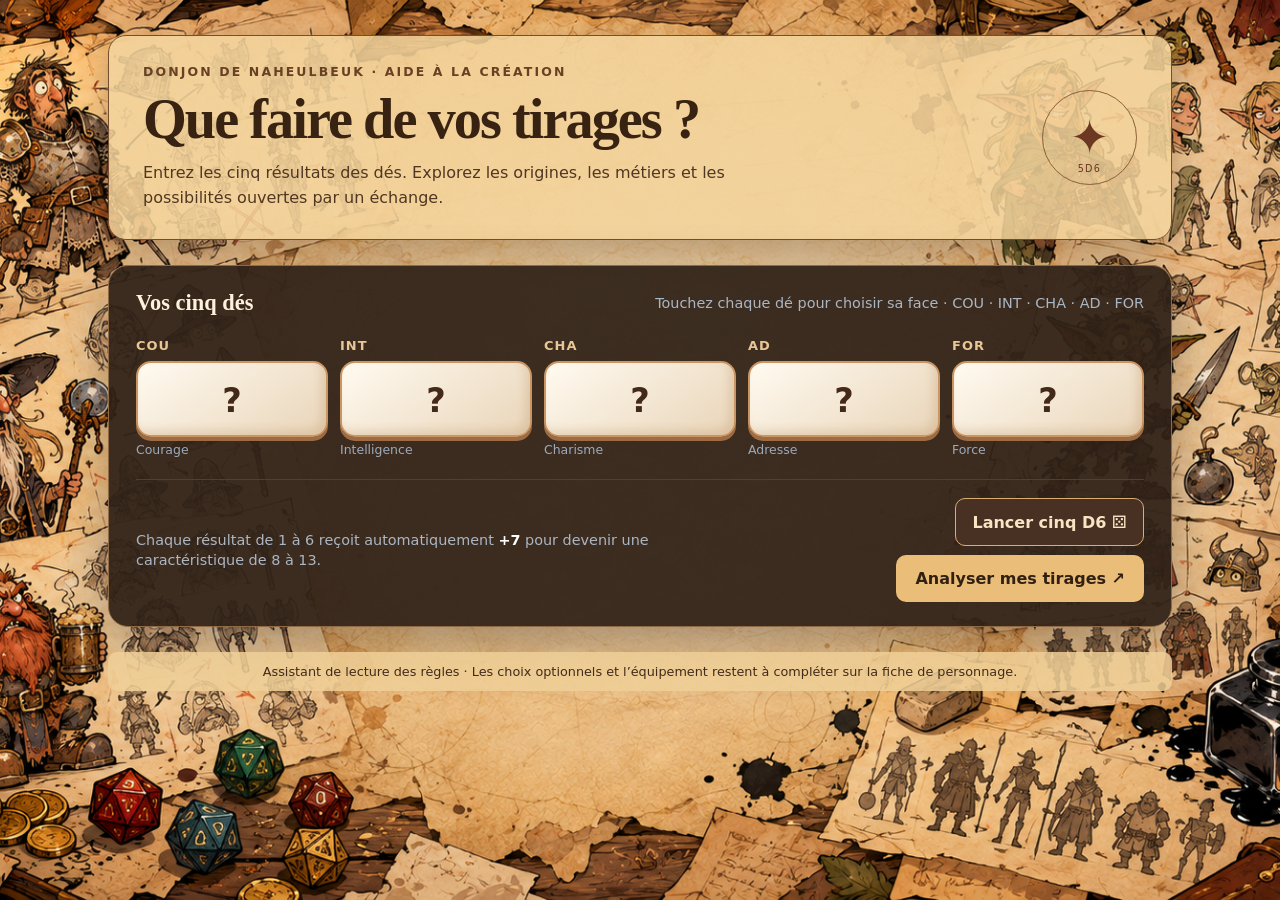
<file: index.html>
<!doctype html>
<html lang="fr"><head><meta charset="utf-8"><meta name="viewport" content="width=device-width,initial-scale=1"><meta name="theme-color" content="#18202d"><meta name="description" content="Analysez vos cinq jets pour découvrir les origines et métiers accessibles dans le JDR Naheulbeuk."><title>Création de personnage · Naheulbeuk</title><link rel="stylesheet" href="styles.css"></head>
<body><main class="shell"><header class="top"><div><p class="eyebrow">DONJON DE NAHEULBEUK · AIDE À LA CRÉATION</p><h1>Que faire de vos tirages&nbsp;?</h1><p class="intro">Entrez les cinq résultats des dés. Explorez les origines, les métiers et les possibilités ouvertes par un échange.</p></div><div class="sigil" aria-hidden="true">✦<small>5D6</small></div></header>
<section class="input-panel" aria-labelledby="input-title"><div class="section-top"><h2 id="input-title">Vos cinq dés</h2><span>Touchez chaque dé pour choisir sa face · COU · INT · CHA · AD · FOR</span></div><form id="dice-form" novalidate><div class="dice-grid" id="dice-grid"></div><div class="form-foot"><p>Chaque résultat de 1 à 6 reçoit automatiquement <strong>+7</strong> pour devenir une caractéristique de 8 à 13.</p><div class="form-actions"><button type="button" class="random-roll" id="roll-random">Lancer cinq D6 <span aria-hidden="true">⚄</span></button><button type="submit" class="primary">Analyser mes tirages <span aria-hidden="true">↗</span></button></div></div></form><p id="form-error" class="error" role="alert" hidden></p></section>
<section id="results" class="results" hidden aria-live="polite"><div class="results-head"><div><p class="eyebrow">RÉSULTATS</p><h2>Vos possibilités</h2><p id="roll-summary"></p></div><div class="summary-badges" id="summary-badges"></div></div><div class="browser-layout"><div class="possibilities" id="possibilities" aria-label="Origines et métiers possibles"></div><aside class="selection-panel" id="selection-panel" aria-live="polite"><div class="empty-selection"><span aria-hidden="true">✧</span><h3>Votre personnage prend forme ici</h3><p>Choisissez une origine et un métier dans la liste. Leurs caractéristiques et compétences apparaîtront à cet endroit.</p></div></aside></div><div class="legacy-detail" hidden><div class="mode-row" role="group" aria-label="Afficher les possibilités"><button class="mode active" data-mode="all" type="button">Toutes</button><button class="mode" data-mode="direct" type="button">Sans échange</button><button class="mode" data-mode="swap" type="button">Avec échange</button></div><p class="hint">Un échange permute deux caractéristiques une seule fois. Les profils combinés possèdent déjà leur origine et leur métier.</p><div id="origin-list" class="origin-list"></div></div><details class="method"><summary>Comment sont calculées les valeurs&nbsp;?</summary><p>Les seuils portent sur les caractéristiques affichées. La Force au-dessus de 12 augmente les dégâts de contact et à distance de 1 par point ; à 8 ou moins, elle réduit l’impact de 1. L’Adresse au-dessus de 12 accorde +1 en Attaque ou Parade, au choix ; à 8 ou moins, elle impose −1 dans l’une des deux. L’Intelligence au-dessus de 12 ajoute 1 dégât de sort par point lorsque le sort est concerné.</p><p>Les moyennes sont arrondies au supérieur, à l’avantage du joueur : MAGPHYS = (INT + AD) / 2 ; MAGPSY = (INT + CHA) / 2 ; RESMAG = (COU + INT + FOR) / 3. Par exemple, INT 11 et CHA 12 donnent MAGPSY 12. Les EV du mage obtenues par division suivent le même arrondi.</p><p>Les valeurs d’AT/PRD propres à une origine ou un métier sont appliquées avant les choix indiqués. L’Assassin a déjà son bonus d’Adresse inclus dans AT 11. Les possibilités Homme-bête sont signalées comme soumises au tirage de version et aux choix du MJ. Les spécialités de Mage et les divinités restent hors du périmètre.</p><p>Sources : Règles de base v4 ; Livret des origines et métiers V3.2 ; Livret des compétences V3 ; suppléments fournis. Les profils issus de suppléments non officiels sont signalés.</p></details></section>
<footer>Assistant de lecture des règles · Les choix optionnels et l’équipement restent à compléter sur la fiche de personnage.</footer></main><script type="module" src="app.js"></script></body></html>
</file>
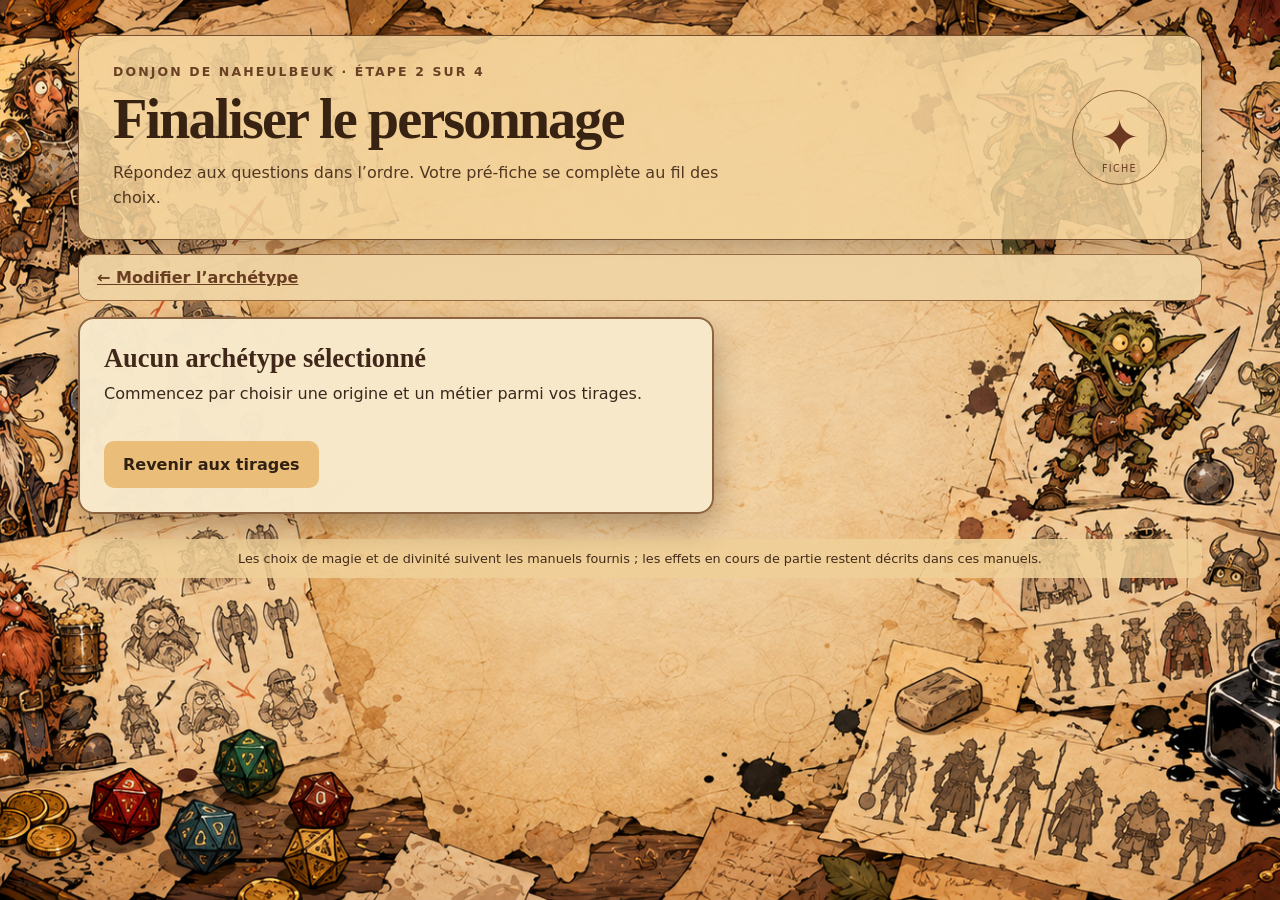
<file: creation.html>
<!doctype html>
<html lang="fr"><head><meta charset="utf-8"><meta name="viewport" content="width=device-width,initial-scale=1"><meta name="theme-color" content="#3b271b"><title>Finaliser le personnage · Naheulbeuk</title><link rel="stylesheet" href="styles.css"><link rel="stylesheet" href="creation.css"></head>
<body><main class="shell wizard-shell"><header class="top wizard-top"><div><p class="eyebrow">DONJON DE NAHEULBEUK · ÉTAPE 2 SUR 4</p><h1>Finaliser le personnage</h1><p class="intro">Répondez aux questions dans l’ordre. Votre pré-fiche se complète au fil des choix.</p></div><div class="sigil" aria-hidden="true">✦<small>FICHE</small></div></header>
<nav class="wizard-nav"><a href="index.html">← Modifier l’archétype</a><span id="wizard-progress"></span></nav>
<div id="wizard-error" class="wizard-error" role="alert" hidden></div>
<div class="wizard-layout"><section class="wizard-card" id="wizard-question" aria-live="polite"></section><button type="button" id="preview-toggle" class="preview-toggle" aria-controls="wizard-preview" aria-expanded="false">Afficher la pré-fiche du personnage ↓</button><aside class="wizard-preview" id="wizard-preview" aria-label="Aperçu du personnage"></aside></div>
<footer>Les choix de magie et de divinité suivent les manuels fournis ; les effets en cours de partie restent décrits dans ces manuels.</footer></main><script type="module" src="creation.js"></script></body></html>
</file>
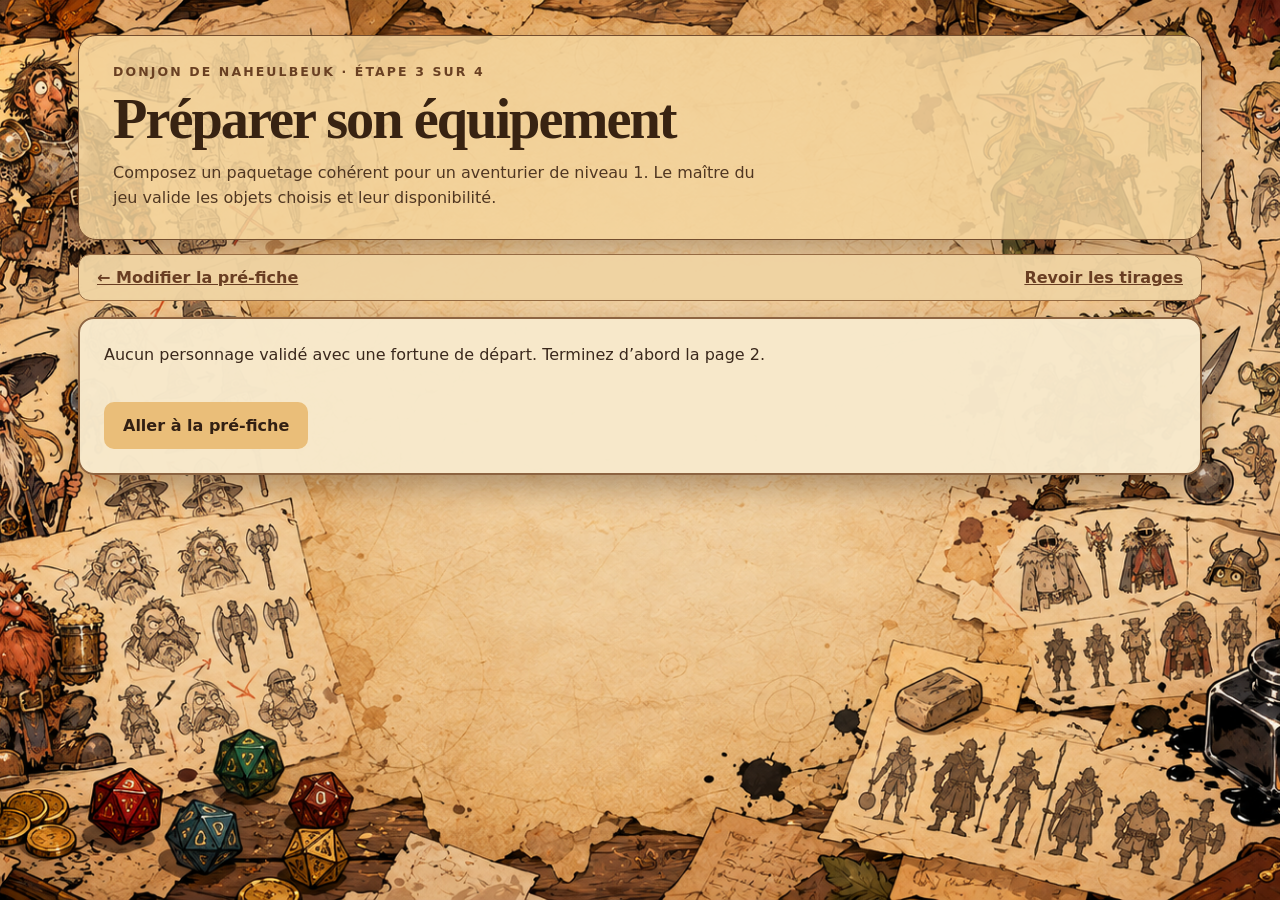
<file: equipement.html>
<!doctype html>
<html lang="fr"><head><meta charset="utf-8"><meta name="viewport" content="width=device-width,initial-scale=1"><title>Équipement de départ · Naheulbeuk</title><link rel="stylesheet" href="styles.css"><link rel="stylesheet" href="creation.css"><link rel="stylesheet" href="equipement.css"></head>
<body><main class="shell wizard-shell"><header class="top wizard-top"><div><p class="eyebrow">DONJON DE NAHEULBEUK · ÉTAPE 3 SUR 4</p><h1>Préparer son équipement</h1><p class="intro">Composez un paquetage cohérent pour un aventurier de niveau 1. Le maître du jeu valide les objets choisis et leur disponibilité.</p></div></header>
<nav class="wizard-nav"><a href="creation.html">← Modifier la pré-fiche</a><a href="index.html">Revoir les tirages</a></nav>
<div id="equipment-root"><div class="wizard-card">Chargement du catalogue…</div></div>
</main><script type="module" src="equipment.js"></script></body></html>
</file>
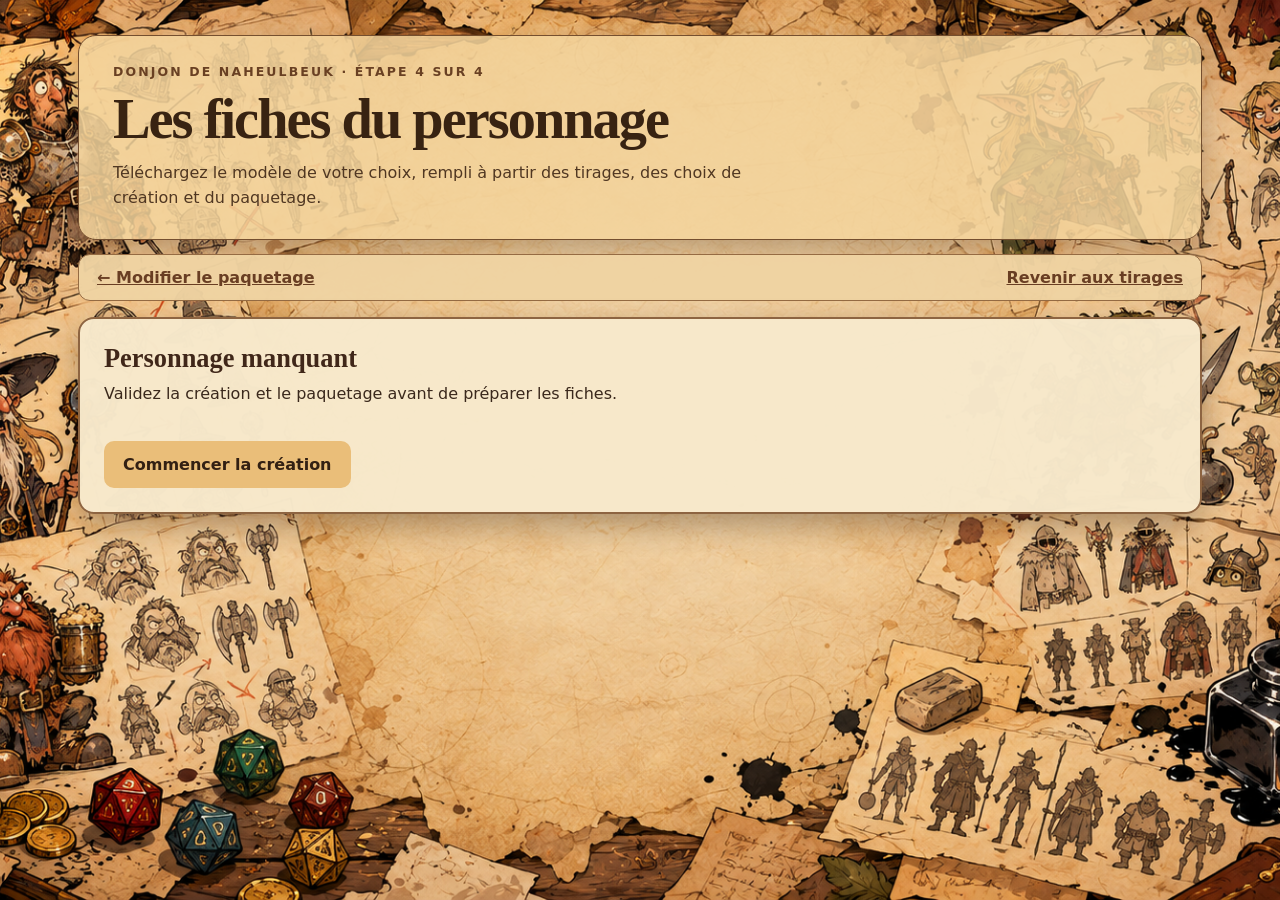
<file: fiche.html>
<!doctype html>
<html lang="fr"><head><meta charset="utf-8"><meta name="viewport" content="width=device-width,initial-scale=1"><title>Télécharger les fiches · Naheulbeuk</title><link rel="stylesheet" href="styles.css"><link rel="stylesheet" href="creation.css"><link rel="stylesheet" href="equipement.css"></head><body>
<main class="shell wizard-shell"><header class="top wizard-top"><div><p class="eyebrow">DONJON DE NAHEULBEUK · ÉTAPE 4 SUR 4</p><h1>Les fiches du personnage</h1><p class="intro">Téléchargez le modèle de votre choix, rempli à partir des tirages, des choix de création et du paquetage.</p></div></header><nav class="wizard-nav"><a href="equipement.html">← Modifier le paquetage</a><a href="index.html">Revenir aux tirages</a></nav><div id="sheet-root" class="wizard-card"><p>Préparation des données…</p></div></main>
<script src="pdf-lib.min.js"></script><script type="module" src="fiche.js"></script></body></html>
</file>
<file: styles.css>
:root{font-family:Inter,ui-sans-serif,system-ui,-apple-system,Segoe UI,Arial,sans-serif;color:#e9e8e2;background:#111722;font-size:16px}*{box-sizing:border-box}body{margin:0;background:radial-gradient(circle at 82% 0%,#293343 0%,transparent 36%),#111722;min-height:100vh}button,input,select{font:inherit}button{cursor:pointer}button:focus-visible,input:focus-visible,select:focus-visible,summary:focus-visible{outline:3px solid #f6bd69;outline-offset:3px}.shell{max-width:1210px;margin:auto;padding:35px 28px 55px}.top{display:flex;align-items:center;justify-content:space-between;gap:20px;margin-bottom:25px}.eyebrow{color:#e9ae68;font-size:.78rem;font-weight:800;letter-spacing:.17em;margin:0 0 10px}h1,h2,h3,p{margin-top:0}h1{font-family:Georgia,serif;font-size:clamp(2.25rem,4.4vw,4.3rem);line-height:1.07;letter-spacing:-.035em;margin-bottom:12px;color:#fff7e7}.intro{color:#bfc6cf;max-width:650px;line-height:1.55;margin:0}.sigil{width:95px;height:95px;flex:none;border:1px solid #9f7956;border-radius:50%;display:flex;align-items:center;justify-content:center;color:#eab575;font-size:3rem;position:relative;box-shadow:0 0 0 8px #eab5750a}.sigil small{position:absolute;bottom:10px;font-size:.6rem;letter-spacing:.14em}.input-panel{background:#1d2634;border:1px solid #4a4b49;border-radius:20px;padding:24px 27px;box-shadow:0 18px 55px #080e1d55}.section-top,.form-foot,.results-head{display:flex;align-items:center;justify-content:space-between;gap:20px}.section-top h2{font-family:Georgia,serif;color:#fff2dc;margin:0;font-size:1.4rem}.section-top span{font-size:.9rem;color:#abb6c3}.dice-grid{display:grid;grid-template-columns:repeat(5,minmax(0,1fr));gap:12px;margin:22px 0}.die label{display:block;color:#e8c695;letter-spacing:.08em;font-size:.81rem;font-weight:800;margin-bottom:8px}.die input{width:100%;height:65px;border:1px solid #5a6372;border-radius:11px;background:#121a26;color:white;font-size:1.65rem;font-weight:700;text-align:center}.die input:focus{border-color:#f6bd69}.die small{display:block;color:#9daabb;margin-top:5px;font-size:.78rem}.form-foot{border-top:1px solid #394454;padding-top:18px}.form-foot p{color:#abb6c3;margin:0;line-height:1.4;font-size:.9rem;max-width:610px}.form-foot strong{color:#fff}.primary{background:#e7aa63;color:#19212d;border:0;padding:14px 19px;border-radius:10px;font-weight:800;white-space:nowrap}.primary:hover{background:#ffc27b}.error{color:#ffbcac;background:#502d2b;padding:10px;border-radius:8px;margin:15px 0 0}.results{margin-top:32px}.results-head h2{font-family:Georgia,serif;font-size:2rem;color:#fff4df;margin:0 0 6px}.results-head p:last-child{color:#b9c3cf;margin:0}.summary-badges{display:flex;gap:8px;flex-wrap:wrap}.summary-badges span{border:1px solid #636a74;border-radius:30px;padding:8px 12px;font-size:.88rem;color:#e4e9ed}.mode-row{display:flex;gap:6px;background:#222c3a;padding:5px;width:max-content;border-radius:11px;margin:24px 0 10px}.mode{border:0;background:transparent;color:#b9c4d0;border-radius:8px;padding:10px 15px;font-weight:650}.mode.active{color:#211b12;background:#ebba7d}.hint{font-size:.88rem;color:#9cabb9;margin-bottom:16px}.origin-list{display:grid;gap:12px}.origin{background:#1b2532;border:1px solid #394453;border-radius:14px;overflow:hidden}.origin.direct{border-left:4px solid #edb979}.origin.swap-only{border-left:4px solid #637f9b}.origin summary{cursor:pointer;padding:17px 19px;list-style:none;display:flex;align-items:center;justify-content:space-between;gap:12px}.origin summary::-webkit-details-marker{display:none}.origin summary:after{content:'⌄';font-size:1.5rem;color:#bc9b76}.origin[open] summary:after{transform:rotate(180deg)}.origin-title{font-size:1.14rem;font-weight:750;color:#f9f2e8}.origin-sub{font-size:.82rem;color:#b5bfca;margin-top:3px}.pill{display:inline-block;font-size:.72rem;font-weight:750;border-radius:20px;padding:5px 9px;color:#f3d5ae;background:#6b452c;vertical-align:middle;margin-left:8px}.pill.swap{background:#34475a;color:#c7d8e9}.pill.fan{background:#3c3550;color:#e2d6f2}.origin-body{padding:0 19px 19px;border-top:1px solid #334152}.origin-body>p{color:#bac4d0;line-height:1.5;margin:15px 0}.scenario-label{display:block;color:#e4c098;font-size:.85rem;margin:15px 0 7px;font-weight:700}.scenario-select{width:100%;max-width:540px;border:1px solid #566170;background:#101824;color:#f2eee6;padding:10px;border-radius:8px}.stat-strip{display:flex;gap:6px;flex-wrap:wrap;margin:14px 0}.stat-strip span{padding:7px 9px;border:1px solid #4b5663;border-radius:7px;font-size:.86rem}.stat-strip strong{color:#ffcf95}.job-heading{font-size:.88rem;color:#ddc6a3;letter-spacing:.08em;text-transform:uppercase;margin:20px 0 9px}.job-list{display:grid;grid-template-columns:repeat(2,minmax(0,1fr));gap:8px}.job{background:#141d29;border:1px solid #344253;border-radius:9px;padding:11px 13px}.job h4{color:#f6eee0;margin:0 0 6px;font-size:.98rem}.job .numbers{color:#e7b579;font-weight:700;font-size:.88rem}.job p{color:#adbdca;font-size:.86rem;line-height:1.45;margin:6px 0 0}.job.nocareer{grid-column:1/-1}.method{margin:24px 0;background:#192331;border:1px solid #394757;border-radius:11px;padding:15px 19px;color:#bec8d2;line-height:1.55}.method summary{cursor:pointer;color:#f0d4b1;font-weight:700}.method p{margin:12px 0 0}footer{padding-top:26px;color:#8795a6;font-size:.8rem;text-align:center}@media(max-width:700px){.shell{padding:24px 15px 40px}.sigil{display:none}.top{margin-bottom:20px}.input-panel{padding:18px}.section-top,.form-foot,.results-head{align-items:flex-start;flex-direction:column}.form-foot{gap:16px}.primary{width:100%}.dice-grid{gap:7px}.die input{height:53px;font-size:1.35rem}.die label{font-size:.72rem}.die small{font-size:.7rem}.job-list{grid-template-columns:1fr}.mode-row{width:100%;justify-content:space-between}.mode{padding:9px;font-size:.84rem}.origin summary{padding:15px 13px}.origin-body{padding:0 13px 13px}}
.skill-details{margin:11px 0;border-top:1px solid #3a4755;padding-top:9px;color:#bdc8d3}.skill-details summary{cursor:pointer;font-size:.85rem;font-weight:750;color:#f2c794}.skill-details p{font-size:.83rem;margin:7px 0;line-height:1.5}.skill-details strong{color:#e4e2db}
.possibilities{display:grid;grid-template-columns:repeat(2,minmax(0,1fr));gap:16px;margin:24px 0 38px;align-items:start}.possibility-group{background:#1c2532;border:1px solid #4c5054;border-radius:16px;overflow:hidden;box-shadow:0 12px 30px #080e1d36}.possibility-group.direct-group{border-top:4px solid #e9b77a}.possibility-group.swap-group{border-top:4px solid #89a3ba}.possibility-heading{display:flex;align-items:center;gap:14px;padding:19px 20px 15px;border-bottom:1px solid #374251}.possibility-heading h3{font-family:Georgia,serif;font-size:1.43rem;color:#fff4df;margin:0 0 3px}.possibility-heading p{margin:0;color:#b7c2cb;font-size:.86rem}.possibility-icon{display:grid;place-items:center;flex:none;width:42px;height:42px;border:1px solid #87745e;border-radius:50%;color:#f3c98f;font-size:1.3rem}.swap-group .possibility-icon{color:#b8d6e9;border-color:#617c96}.possibility-entries{padding:5px 20px 11px;max-height:570px;overflow:auto;scrollbar-color:#697a88 transparent}.possibility-entry{padding:12px 0;border-bottom:1px solid #344150}.possibility-entry:last-child{border-bottom:0}.origin-link{background:none;border:0;color:#fff3df;font-weight:750;font-size:1rem;padding:1px 0;text-align:left}.origin-link:hover{text-decoration:underline;text-underline-offset:3px}.origin-link span{color:#e4b981;font-size:.8rem}.job-tags{display:flex;gap:5px;flex-wrap:wrap;margin-top:7px}.job-tags span{font-size:.77rem;color:#d1dce5;background:#2b3949;border:1px solid #46566a;border-radius:6px;padding:4px 7px}.job-tags .no-job{color:#adbac8;background:none;border:0;padding-left:0}.detail-title{font-family:Georgia,serif;color:#fff4df;font-size:1.7rem;margin:0 0 12px}.detail-title+.mode-row{margin-top:0}@media(max-width:790px){.possibilities{grid-template-columns:1fr;gap:13px}.possibility-entries{max-height:none}.possibility-heading{padding:15px}.possibility-entries{padding:4px 15px 10px}}
/* Le fond illustré reste visible autour du contenu ; les fiches ont leur propre contraste. */
:root{color:#f3e9d6;background:#23170f}body{background:#23170f url('fond-brainstorming-personnage-naheulbeuk.png') center top / cover fixed no-repeat}.shell{max-width:1120px}.top{padding:28px 34px;border-radius:18px;background:#f4d49cdb;border:1px solid #754f2f;box-shadow:0 12px 30px #29170d44}.top .eyebrow{color:#694023}.top h1{color:#382312}.top .intro{color:#503722}.top .sigil{color:#6c3821;border-color:#8b6038}.input-panel{background:#302218ee;border-color:#906a45}.primary{background:#eabe79;color:#322013}.primary:hover{background:#ffcf89}.results{background:#2b1e17ed;border:1px solid #8a6547;border-radius:20px;padding:26px;box-shadow:0 18px 45px #23130866}.possibility-group{background:#38281ddd;border-color:#745539}.possibility-heading{border-color:#6a4b37}.possibility-entry{border-color:#5e4937}.job-tags span{background:#493625;border-color:#70583f;color:#f2e4cb}.origin{background:#35271ecf;border-color:#725843}.origin-body{border-color:#66503d}.job{background:#281e19;border-color:#594632}.mode-row{background:#4a3829}.mode.active{background:#eabe79}.method{background:#38281d;border-color:#755942}footer{color:#412b1a;background:#f0d098d9;border-radius:9px;margin-top:25px;padding:12px}@media(max-width:700px){.shell{padding:12px 10px 32px}.top{padding:20px}.results{padding:18px 12px}.results-head{gap:8px}body{background-attachment:scroll;background-size:auto 100vh}}
/* Catalogue à gauche, fiche de la combinaison choisie à droite. */
.results{background:none;border:0;box-shadow:none;padding:0}.results-head{background:#f0d4a3f5;border:1px solid #956b43;border-radius:15px;padding:20px 23px;box-shadow:0 12px 30px #29170d40}.results-head .eyebrow{color:#784320}.results-head h2{color:#392515}.results-head p:last-child{color:#554030}.summary-badges span{color:#533723;border-color:#a98159;background:#fbe9c9}.browser-layout{display:grid;grid-template-columns:minmax(0,1fr) minmax(0,1fr);align-items:start;gap:18px;margin:18px 0 26px}.possibilities{display:flex;flex-direction:column;gap:14px;margin:0;min-width:0}.possibility-group{background:#f3dfbaf7;border-color:#916c46;box-shadow:0 12px 30px #29170d55}.possibility-group.direct-group{border-color:#a36636}.possibility-group.swap-group{border-color:#6c8290}.possibility-heading{border-color:#bb9974}.possibility-heading h3,.origin-name{color:#3a2517}.possibility-heading p{color:#66503c}.possibility-icon{color:#824f30;border-color:#a8754b}.swap-group .possibility-icon{color:#405b65;border-color:#7c9aa4}.possibility-entries{max-height:none;padding:5px 17px 10px}.possibility-entry{border-color:#d5bb98;padding:12px 0}.origin-name{font-size:1.04rem;display:block}.exchange-label{display:inline-block;color:#634e39;font-size:.84rem;margin:5px 0 1px}.job-tags button{font:inherit;font-size:.82rem;font-weight:650;background:#fff9e9;color:#48301e;border:1px solid #b79670;border-radius:8px;padding:6px 9px;text-align:left}.job-tags button:hover,.job-tags button.chosen{background:#794a2c;color:#fff8e9;border-color:#794a2c}.job-tags button.no-job{color:#665448;background:#e9d6b8}.job-tags button.no-job.chosen{background:#794a2c;color:#fff8e9}.legacy-detail[hidden]{display:none!important}.selection-panel{position:sticky;top:14px;min-height:380px;background:#f7e9cbf9;border:2px solid #8d6441;border-radius:16px;padding:23px;color:#3a281c;box-shadow:0 12px 30px #29170d55}.empty-selection{text-align:center;padding:85px 12px 55px}.empty-selection>span{font-size:3rem;color:#9e6339}.empty-selection h3,.selection-heading h3{font-family:Georgia,serif;color:#3d2617;font-size:1.65rem;margin:10px 0}.empty-selection p{color:#725b47;line-height:1.55}.selection-heading .eyebrow{color:#87522f}.selection-heading p:last-child{color:#70533b;margin-bottom:18px}.selection-panel .stat-strip span{border-color:#b49576;background:#fff8e9}.selection-panel .stat-strip strong{color:#8a4729}.value-grid{display:grid;grid-template-columns:repeat(2,minmax(0,1fr));gap:8px;margin:20px 0}.value-grid>span{display:flex;justify-content:space-between;align-items:center;padding:11px;border:1px solid #c0a27e;background:#fff7e7;border-radius:8px;gap:6px}.value-grid small{color:#5e4937}.value-grid strong{font-size:1.15rem;color:#794226}.selection-note{color:#604c3b;line-height:1.55}.selected-skills h4{font-family:Georgia,serif;color:#4b2d1b;border-top:1px solid #c2a581;padding-top:15px;margin:20px 0 6px}.selected-skills .skill-details{border-color:#c5a987;color:#493728}.selected-skills .skill-details summary{color:#784024}.selected-skills .skill-details p{color:#493728}.selected-skills .skill-details strong{color:#332218}.method{background:#f4dfbaf5;border-color:#a67c56;color:#4a3421}.method summary{color:#683c21}@media(max-width:790px){.browser-layout{grid-template-columns:1fr}.selection-panel{position:static;min-height:240px}.empty-selection{padding:42px 10px}.results-head{padding:16px}.possibilities{gap:13px}}
.exchange-browser{background:#e7cfaaed;border:1px solid #8d6746;border-radius:16px;padding:16px}.exchange-browser>h3{font-family:Georgia,serif;color:#3a2517;font-size:1.45rem;margin:0 0 5px}.exchange-browser>p{color:#624b38;line-height:1.4;font-size:.87rem;margin:0 0 14px}.exchange-groups{display:grid;gap:8px}.exchange-group{background:#faf0dc;border:1px solid #b38b68;border-radius:9px;overflow:hidden}.exchange-group>summary{display:flex;justify-content:space-between;gap:12px;align-items:center;cursor:pointer;list-style:none;padding:12px 14px;color:#432919;font-weight:750}.exchange-group>summary::-webkit-details-marker{display:none}.exchange-group>summary:before{content:'▸';color:#855837}.exchange-group[open]>summary:before{content:'▾'}.exchange-group>summary>span{flex:1}.exchange-group>summary>small{font-size:.77rem;color:#705640;font-weight:500}.exchange-group>.possibility-group{margin:0;border:0;border-top:1px solid #b99472;border-radius:0;box-shadow:none;background:#f8e5c8}.exchange-group .possibility-heading{display:none}.derived-grid{display:grid;grid-template-columns:repeat(3,minmax(0,1fr));gap:7px;margin:0 0 20px}.derived-grid span{display:flex;flex-direction:column;align-items:center;gap:5px;background:#ead3b0;border:1px solid #c09d78;border-radius:8px;padding:9px 3px;color:#59412e;font-size:.74rem;font-weight:700}.derived-grid strong{font-size:1.1rem;color:#794226}@media(max-width:420px){.derived-grid span{font-size:.67rem}}
.skill-with-tip{position:relative;display:inline-block}.skill-name{color:#764024;background:none;border:0;border-bottom:1px dotted #805236;padding:0;font:inherit;font-weight:700;text-align:left}.skill-name:hover{color:#a44e23}.skill-tip{display:none;position:absolute;left:0;top:calc(100% + 7px);width:max-content;max-width:min(340px,80vw);white-space:normal;background:#38261c;color:#fff5df;border:1px solid #d6aa72;border-radius:9px;padding:11px 13px;font-size:.85rem;line-height:1.45;box-shadow:0 9px 25px #28160d88;z-index:30}.skill-with-tip:hover .skill-tip,.skill-with-tip:focus-within .skill-tip{display:block}@media(max-width:790px){.skill-tip{position:fixed;left:12px;right:12px;top:auto;bottom:12px;width:auto;max-width:none}}
.possibility-group.bundle-group{border-top:4px solid #78618d}.bundle-group .possibility-icon{color:#6b507e;border-color:#9681a8}.selection-note.special-rule{padding:10px 12px;border-left:3px solid #945c39;background:#ffefce;border-radius:4px}
.form-actions{display:flex;gap:9px;align-items:center;flex-wrap:wrap;justify-content:flex-end}.random-roll{border:1px solid #d8ae72;border-radius:10px;color:#f9e5c3;background:#483023;padding:13px 16px;font-weight:750;white-space:nowrap}.random-roll:hover{background:#62412d}.random-roll span{font-size:1.08em}@media(max-width:700px){.form-actions{width:100%}.form-actions button{flex:1;white-space:normal}.random-roll{padding:12px 10px}}

/* Navigation tactile : la même page se réorganise selon la largeur disponible. */
.mobile-continue{display:none}
@media(max-width:790px){
  .browser-layout{display:flex;flex-direction:column}
  .possibilities,.selection-panel{width:100%;min-width:0}
  .selection-panel{scroll-margin-top:12px}
  .mobile-continue{display:block;text-align:center;margin:4px 0 16px}
  .job-tags button,.exchange-group>summary{min-height:44px}
  .selection-panel .stat-strip{gap:5px}
  .results-head h2{font-size:1.65rem}
}
@media(max-width:520px){
  .shell{padding:13px 12px 35px}
  .top{padding:17px 16px;margin-bottom:13px}
  .top h1{font-size:clamp(1.85rem,8vw,2.4rem)}
  .top .intro{font-size:.9rem}
  .input-panel{padding:17px 14px}
  .dice-grid{grid-template-columns:repeat(3,minmax(0,1fr));gap:12px 9px}
  .die input{height:56px;font-size:1.5rem}
  .die label{font-size:.83rem}
  .form-actions{display:grid;grid-template-columns:1fr 1fr;gap:8px}
  .form-actions button{min-height:48px;font-size:.88rem}
  .selection-panel{padding:16px}
  .selection-heading h3{font-size:1.35rem;overflow-wrap:anywhere}
  .possibility-heading{padding:14px}
  .possibility-entries{padding:4px 12px 10px}
  .job-tags button{padding:10px 9px}
  .skill-tip{max-width:min(310px,calc(100vw - 42px))}
}
@media(max-width:350px){.form-actions{grid-template-columns:1fr}.value-grid{grid-template-columns:1fr}}

/* D6 interactifs et rappel compact des scores attribués après échange. */
.die-label{display:block;color:#e8c695;letter-spacing:.08em;font-size:.81rem;font-weight:800;margin-bottom:8px}
.d6-button{display:grid;place-items:center;width:100%;height:76px;border:2px solid #c99562;border-radius:15px;background:linear-gradient(145deg,#fffaf0,#e9d5b9);box-shadow:inset -5px -5px 8px #a8784333,0 4px 0 #9e6b43;color:#432919;touch-action:manipulation;user-select:none}
.d6-button:hover,.d6-button:focus-visible{border-color:#ffe1a5;transform:translateY(-1px)}
.d6-button:active{transform:translateY(2px);box-shadow:inset 1px 1px 6px #7c513866}
.d6-pips{display:grid;width:52px;height:52px;grid-template-columns:repeat(3,1fr);grid-template-rows:repeat(3,1fr);align-items:center;justify-items:center}
.d6-pips i{display:block;width:11px;height:11px;border-radius:50%;background:#452d24;visibility:hidden}
.d6-pips i.shown{visibility:visible}
.d6-pips:not(:has(.shown))::after{content:'?';grid-column:2;grid-row:2;font-size:2.1rem;font-weight:800;line-height:1}
.swap-header{display:flex;flex-direction:column;align-items:flex-start;gap:7px;min-width:0}
.swap-stats{display:flex;flex-wrap:wrap;gap:5px}
.swap-die{display:flex;flex-direction:column;align-items:center;justify-content:center;width:39px;height:39px;background:#fff8e7;color:#513321;border:1px solid #b28b6a;border-radius:7px;box-shadow:0 2px 0 #a78963}
.swap-die small{font-size:.62rem;line-height:1;font-weight:750;color:#73533b}
.swap-die strong{font-size:1rem;line-height:1.18}
.limit-grid{display:grid;grid-template-columns:repeat(2,minmax(0,1fr));gap:8px;margin:12px 0}
.limit-grid>span{padding:11px;border:1px solid #bd9f7c;border-radius:8px;background:#fff7e7}
.limit-grid small{display:block;color:#634831}.limit-grid strong{display:block;font-size:1.08rem;color:#704127;margin-top:3px}
.skill-choices{line-height:1.9;overflow-wrap:anywhere}
@media(max-width:520px){.d6-button{height:67px}.d6-pips{width:47px;height:47px}.d6-pips i{width:10px;height:10px}.die-label{font-size:.83rem}.swap-die{width:35px;height:37px}.limit-grid strong{font-size:1rem}}
</file>
<file: creation.css>
.wizard-shell{max-width:1180px}.wizard-top{margin-bottom:14px}.wizard-nav{display:flex;justify-content:space-between;align-items:center;gap:14px;background:#f0d4a3f5;border:1px solid #956b43;border-radius:12px;padding:13px 18px;color:#533723;margin-bottom:16px}.wizard-nav a{color:#693e23;font-weight:750}.wizard-layout{display:grid;grid-template-columns:minmax(0,1.15fr) minmax(310px,.85fr);gap:18px;align-items:start}.wizard-card,.wizard-preview{background:#f7e9cbfa;border:2px solid #8d6441;border-radius:16px;padding:24px;color:#3a281c;box-shadow:0 12px 30px #29170d55}.wizard-preview{position:sticky;top:16px;max-height:calc(100vh - 32px);overflow:auto}.wizard-card h2,.wizard-preview h2{font:700 1.65rem Georgia,serif;color:#402719;margin:0 0 8px}.wizard-card h3,.wizard-preview h3{font:700 1.14rem Georgia,serif;color:#58351f;margin:22px 0 10px}.wizard-card p,.wizard-preview p{line-height:1.5}.wizard-question-intro{color:#684c38}.wizard-field{display:block;margin:16px 0;color:#462d1d;font-weight:750}.wizard-field select,.wizard-field input{display:block;width:100%;margin-top:7px;border:1px solid #a68464;border-radius:8px;background:#fffaf0;color:#332113;padding:11px 12px}.wizard-field small{display:block;margin-top:5px;color:#71583f;font-weight:400}.wizard-field-row{display:grid;grid-template-columns:repeat(2,minmax(0,1fr));gap:12px}.wizard-actions{display:flex;justify-content:space-between;gap:12px;margin-top:30px;padding-top:17px;border-top:1px solid #ceb28e}.wizard-actions button{border:1px solid #977150;border-radius:9px;padding:11px 17px;font-weight:750}.wizard-actions .next{background:#78482c;color:#fff8e9}.wizard-actions .back{background:#f4e5c9;color:#50351f}.wizard-error{background:#f6c8b7;color:#5b2018;border:1px solid #a1503a;border-radius:10px;padding:12px 16px;margin-bottom:14px}.wizard-checks{display:grid;grid-template-columns:repeat(2,minmax(0,1fr));gap:7px}.wizard-check{display:flex;align-items:flex-start;gap:8px;background:#fff8e9;border:1px solid #c9a987;padding:9px 10px;border-radius:9px;font-size:.87rem}.wizard-check input{margin-top:3px;accent-color:#7e4930}.wizard-check.chosen{border-color:#865537;background:#efdbb8}.wizard-check strong{font-weight:650}.wizard-check .skill-help{display:inline-block;color:#795037;margin-left:4px;cursor:help}.wizard-note{background:#f1ddba;border-left:4px solid #92603f;border-radius:5px;padding:12px;margin:16px 0;font-size:.91rem}.wizard-preview .stat-strip span{border-color:#b49576;background:#fff8e9}.wizard-preview .stat-strip strong{color:#81472b}.wizard-preview .value-grid{margin:12px 0}.wizard-preview .value-grid>span{padding:7px}.wizard-preview .derived-grid{margin:13px 0}.wizard-preview ul{padding-left:22px;margin:7px 0}.wizard-preview li{margin:6px 0}.roll-actions{display:flex;gap:10px;flex-wrap:wrap}.roll-actions button{border:1px solid #9d744c;border-radius:9px;padding:10px 13px;background:#f2d6ad;color:#432919;font-weight:750}.summary-table{width:100%;border-collapse:collapse;margin:12px 0}.summary-table th,.summary-table td{text-align:left;border-bottom:1px solid #cdb08e;padding:7px 5px}.summary-table th{color:#63462f}.summary-table td{font-weight:700}.sensory-table{width:100%;border-collapse:collapse;font-size:.86rem}.sensory-table th,.sensory-table td{border:1px solid #c5a985;padding:8px;text-align:left}.sensory-table th{background:#eddbba}.selected-list{display:flex;gap:6px;flex-wrap:wrap}.selected-list span{border:1px solid #bd9a76;background:#fff9e9;border-radius:7px;padding:5px 8px;font-size:.86rem}.continue-link{display:inline-block;text-decoration:none;margin-top:19px}.equipment-placeholder{max-width:750px;margin:22px auto}.final-sheet{background:#fff8eb;border:1px solid #b18c64;border-radius:11px;padding:18px;margin-top:20px}.final-sheet h3{margin-top:15px}.final-sheet .stat-strip{margin:10px 0}.final-sheet .derived-grid{margin:10px 0}.final-sheet small{color:#71583f}.wizard-preview .eyebrow{color:#87522f}@media(max-width:790px){.wizard-layout{grid-template-columns:1fr}.wizard-preview{position:static;max-height:none}.wizard-card,.wizard-preview{padding:17px}.wizard-checks{grid-template-columns:1fr}.wizard-nav{align-items:flex-start;flex-direction:column}.wizard-field-row{grid-template-columns:1fr}.wizard-actions button{flex:1}}

/* Consultation de la pré-fiche et progression sur écran tactile. */
.preview-toggle{display:none}
@media(max-width:790px){
  .wizard-layout{gap:12px}
  .preview-toggle{display:block;width:100%;border:1px solid #a9825e;background:#f7e9cb;color:#4c2d1b;border-radius:11px;padding:13px;font-weight:750;min-height:48px}
  .wizard-preview{display:none;scroll-margin-top:12px}
  .wizard-layout.preview-open .wizard-preview{display:block}
  .wizard-actions{position:sticky;bottom:0;z-index:12;background:#f7e9cb;border:1px solid #c5a583;box-shadow:0 -8px 20px #34201530;border-radius:11px;margin:20px -9px -9px;padding:9px;align-items:stretch}
  .wizard-actions button{min-height:48px;white-space:normal;padding:9px;font-size:.9rem}
  .wizard-check{min-height:44px;align-items:center}
  .wizard-check input{width:20px;height:20px;flex:none}
  .wizard-card,.wizard-preview{min-width:0;overflow-wrap:anywhere}
  .sensory-table{display:block;overflow-x:auto;max-width:100%}
  .wizard-field input,.wizard-field select,.equipment-search{font-size:16px}
}
@media(max-width:520px){.wizard-card,.wizard-preview{padding:16px 13px}.wizard-nav{padding:12px 14px}.wizard-preview .value-grid{grid-template-columns:repeat(2,minmax(0,1fr))}}

/* Tirage de la variante Homme-bête avant les autres questions. */
.beast-roll{display:flex;align-items:center;gap:14px;margin:18px 0}
.beast-die{width:76px;height:76px;border:2px solid #9b6642;border-radius:14px;background:#fff9ea;color:#57331f;font:700 2.5rem Georgia,serif;box-shadow:0 5px 0 #b79976;flex:none}
.beast-roll-button{min-height:48px;padding:12px 17px;border:0;border-radius:9px;background:#70432b;color:#fff8eb;font-weight:750}
.beast-versions{display:grid;grid-template-columns:repeat(2,minmax(0,1fr));gap:7px;margin:8px 0 18px;padding-left:27px;color:#573920}
.beast-versions li{padding:5px 0}
@media(max-width:520px){.beast-roll{gap:10px}.beast-die{width:66px;height:66px;font-size:2rem}.beast-roll-button{flex:1}.beast-versions{grid-template-columns:1fr}}
</file>
<file: equipement.css>
.equipment-grid{display:grid;grid-template-columns:minmax(0,1.4fr) minmax(300px,.8fr);gap:18px;align-items:start}.equipment-panel{min-width:0}.equipment-balance{display:grid;grid-template-columns:repeat(3,minmax(0,1fr));gap:8px;margin:15px 0 20px}.equipment-balance span{border:1px solid #b28b66;border-radius:10px;background:#fff8e9;padding:12px}.equipment-balance small{display:block;color:#75583f}.equipment-balance strong{display:block;font:700 1.6rem Georgia,serif;color:#61351f;margin-top:4px}.equipment-balance .remaining strong{color:#346548}.equipment-tabs,.equipment-sections{display:flex;flex-wrap:wrap;gap:8px;margin:15px 0}.equipment-tab,.equipment-section{border:1px solid #a9825e;border-radius:30px;background:#fff8e9;padding:9px 12px;color:#52351f;font-weight:700}.equipment-tab[aria-selected=true],.equipment-section[aria-pressed=true]{background:#70432b;color:#fff8e9}.equipment-search{width:100%;border:1px solid #a9825e;border-radius:9px;background:#fffdf7;padding:12px;color:#34251b;margin:8px 0}.equipment-switch{display:flex;align-items:center;gap:10px;padding:11px;background:#fff7e7;border-radius:9px}.equipment-switch input{accent-color:#70432b;width:19px;height:19px}.equipment-list{display:grid;gap:9px;margin-top:18px;max-height:650px;overflow:auto;padding-right:3px}.equipment-item{border:1px solid #c5a683;background:#fff9ed;border-radius:11px;padding:12px;display:flex;align-items:center;justify-content:space-between;gap:12px}.equipment-item h3{font:700 1rem Georgia,serif;margin:0 0 4px}.equipment-item small{display:block;color:#6b513f;font-size:.78rem;line-height:1.4}.equipment-item .item-price{white-space:nowrap;font-weight:800;color:#633a24}.equipment-item button,.basket-item button{background:#71452c;color:#fff9ee;border:0;border-radius:7px;padding:8px 10px;font-weight:750;white-space:nowrap}.equipment-item button:disabled{background:#c8b8a5;color:#5d5143;cursor:not-allowed}.equipment-item .item-right{display:flex;align-items:center;gap:11px}.equipment-info{color:#6d503c;font-size:.88rem}.equipment-info strong{color:#482e20}.basket-item{border-top:1px solid #cfb28e;padding:12px 0;display:flex;align-items:flex-start;justify-content:space-between;gap:8px}.basket-item strong{display:block}.basket-item small{color:#725941}.basket-item .basket-controls{display:flex;align-items:center;gap:8px}.basket-item button{padding:5px 8px}.equipment-empty{padding:14px;color:#755b45;background:#fff8eb;border-radius:9px}.equipment-final{margin-top:15px;border-top:1px solid #c4a583;padding-top:14px}.equipment-final button{width:100%;border:0;border-radius:9px;background:#70432b;color:#fff8e9;padding:12px;font-weight:800}.equipment-final [hidden]{display:none}.equipment-print{white-space:pre-wrap;background:#fffaf0;border:1px solid #c2a789;padding:14px;border-radius:9px;margin-top:13px;line-height:1.55}.equipment-hint{font-size:.84rem;color:#74543c}.equipment-stats{display:flex;flex-wrap:wrap;gap:6px}.equipment-stats span{padding:6px 9px;border-radius:7px;background:#f2dfbd}.equipment-stats strong{color:#753d21}.equipment-error{border:1px solid #b46746;background:#f7d6bf;padding:12px;border-radius:8px;color:#6b2d1c}.equipment-tag{display:inline-block;margin:4px 0;padding:3px 7px;background:#efdbbf;border-radius:5px;font-size:.76rem}@media(max-width:850px){.equipment-grid{grid-template-columns:1fr}.equipment-balance{grid-template-columns:repeat(3,minmax(0,1fr))}.equipment-balance strong{font-size:1.25rem}}@media(max-width:480px){.equipment-balance{grid-template-columns:1fr}.equipment-item,.equipment-item .item-right{align-items:flex-start}.equipment-item{flex-direction:column}.equipment-item .item-right{width:100%;justify-content:space-between}.equipment-item button{min-height:40px}}
@media print{body{background:#fff;color:#111}.top,.wizard-nav,.equipment-panel,.equipment-final button,.basket-item button,.equipment-switch{display:none!important}.equipment-grid{display:block}.wizard-preview{max-height:none;box-shadow:none;border:none}.equipment-print{display:block!important}}
.pdf-choice{display:grid;grid-template-columns:repeat(2,minmax(0,1fr));gap:15px;margin:20px 0}.pdf-choice article{background:#fff8e9;border:1px solid #bea17d;border-radius:12px;padding:18px}.pdf-choice h3{margin:0 0 10px}.pdf-choice p{min-height:50px}.pdf-choice .primary{white-space:normal}.pdf-choice .primary:disabled{opacity:.55;cursor:wait}@media(max-width:700px){.pdf-choice{grid-template-columns:1fr}}

.equipment-next{display:block;text-align:center;white-space:normal;margin-top:14px}.equipment-next:hover{color:#241a10}

.equipment-configuration{background:#fff8e9;border:1px solid #b89a72;border-radius:12px;padding:17px;margin:20px 0}.equipment-configuration h3{margin:0 0 8px}.equipment-configuration .wizard-field{margin:12px 0}.armor-choices{border:1px solid #cfb18e;border-radius:9px;padding:12px}.armor-choices legend{font-weight:750}.armor-choices label{display:flex;gap:9px;align-items:flex-start;margin:7px 0;line-height:1.45}.armor-choices input{margin-top:4px;accent-color:#70432b}.equipment-configuration .equipment-error{display:block;margin-top:8px}

/* Budget et panier accessibles pendant la consultation du catalogue sur Android. */
.equipment-more{width:100%;margin-top:12px;border:1px solid #9b7050;border-radius:9px;background:#f1dfc2;color:#4f301d;padding:12px;font-weight:750;min-height:48px}
.cart-toggle,.cart-close{display:none}
@media(max-width:850px){
  .equipment-tabs,.equipment-sections{flex-wrap:nowrap;overflow-x:auto;overscroll-behavior-x:contain;scrollbar-width:thin;padding-bottom:7px;scroll-snap-type:x proximity}
  .equipment-tab,.equipment-section{flex:none;scroll-snap-align:start;min-height:44px}
  .equipment-list{max-height:none;overflow:visible}
  .equipment-grid{padding-bottom:72px}
  .equipment-balance{grid-template-columns:repeat(2,minmax(0,1fr))}
  .equipment-balance .remaining{grid-column:1/-1}
  .cart-toggle{display:block;position:fixed;z-index:25;left:max(12px,env(safe-area-inset-left));right:max(12px,env(safe-area-inset-right));bottom:max(10px,env(safe-area-inset-bottom));width:calc(100% - 24px);max-width:650px;margin:auto;min-height:52px;border:1px solid #f5cc96;background:#50311e;color:#fff7df;border-radius:12px;box-shadow:0 6px 24px #1c0f0bcc;font-weight:800}
  .equipment-cart.cart-open{display:block;position:fixed;z-index:30;left:0;right:0;bottom:0;top:auto;max-height:min(82dvh,760px);overflow-y:auto;overscroll-behavior:contain;margin:0;border-radius:16px 16px 0 0;padding:18px 16px max(22px,env(safe-area-inset-bottom));box-shadow:0 -12px 40px #201109bb}
  .cart-close{display:block;float:right;min-height:44px;background:#70432b;color:#fff7df;border:0;border-radius:8px;padding:9px 13px;font-weight:750}
  .equipment-cart:not(.cart-open){display:none}
  .equipment-item button,.basket-item button{min-height:44px}
}
@media(max-width:480px){
  .equipment-balance{grid-template-columns:repeat(2,minmax(0,1fr))}
  .equipment-balance strong{font-size:1.1rem;overflow-wrap:anywhere}
  .equipment-item{flex-direction:row;align-items:flex-start;flex-wrap:wrap}
  .equipment-item>div:first-child{min-width:0;flex:1 1 155px}
  .equipment-item .item-right{width:auto;min-width:110px;flex-direction:column;align-items:stretch;gap:5px}
  .equipment-item .item-right button{width:100%}
}
@media print{.cart-toggle,.cart-close,.equipment-more{display:none!important}.equipment-cart{display:block!important;position:static!important;overflow:visible!important;max-height:none!important}}
</file>
